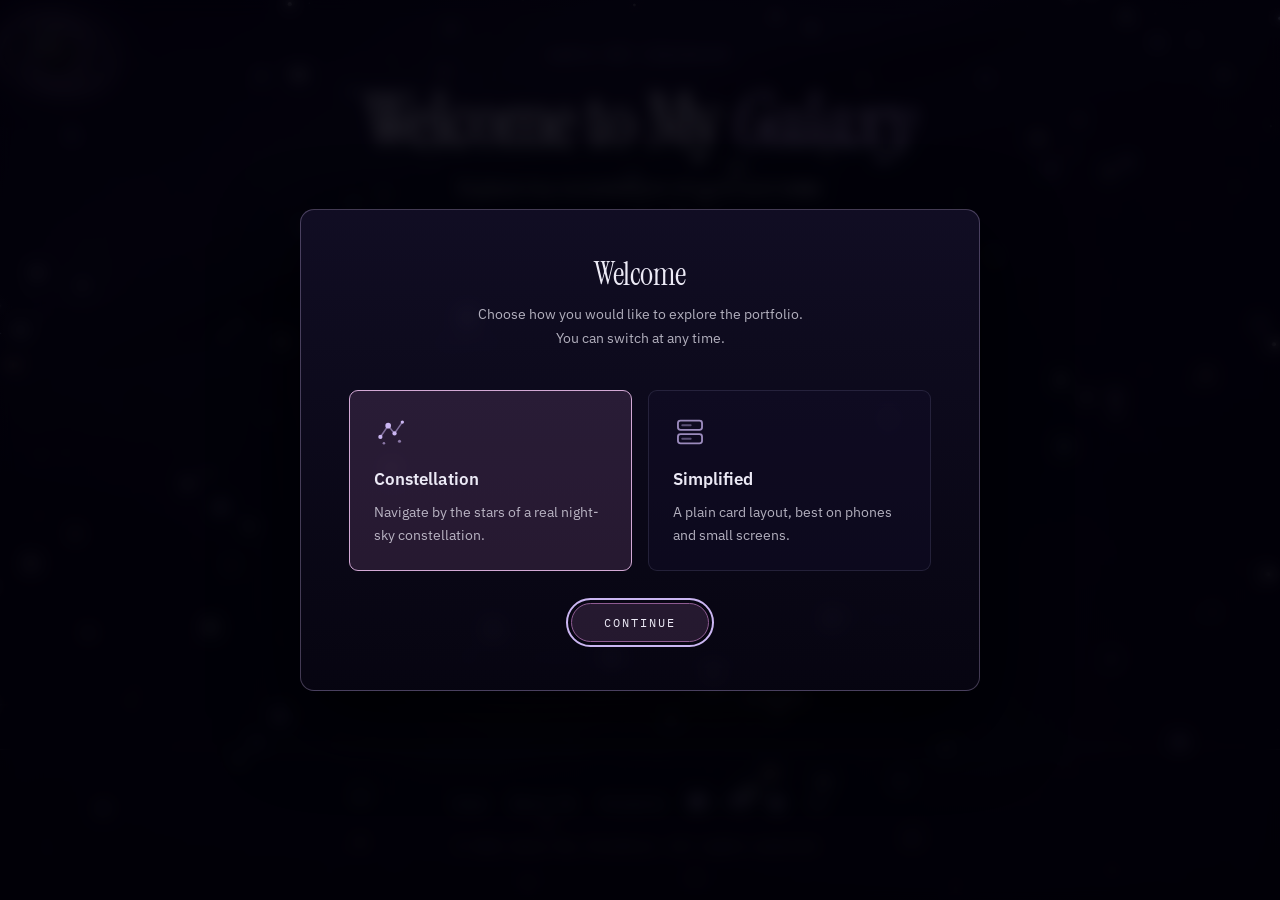
<file: index.html>
<!DOCTYPE html>
<html lang="en">
<head>
    <meta charset="UTF-8">
    <meta name="viewport" content="width=device-width, initial-scale=1.0">
    <title>Aarya Ray Chaudhuri</title>
    <meta name="description" content="Portfolio of Aarya Ray Chaudhuri, asoftware developer working in machine learning, full-stack web and IoT.">
    <link rel="preconnect" href="https://fonts.googleapis.com">
    <link rel="preconnect" href="https://fonts.gstatic.com" crossorigin>
    <link rel="stylesheet" href="https://fonts.googleapis.com/css2?family=IBM+Plex+Mono:wght@400;500&family=IBM+Plex+Sans:wght@400;500;600&family=Instrument+Serif:ital@0;1&display=swap">
    <link rel="stylesheet" href="https://cdnjs.cloudflare.com/ajax/libs/font-awesome/6.4.0/css/all.min.css">
    <link rel="stylesheet" href="css/styles.css">
    <link rel="stylesheet" href="css/view-selector.css">
</head>
<body class="page-with-stars home-page">
    <div class="stars-background"></div>
    <a href="index.html" class="black-hole-home" aria-label="Back to home"></a>

    <nav class="navbar">
        <div class="nav-content">
            <ul class="nav-links">
                <li><a href="about.html" class="nav-link">About Me</a></li>
                <li><a href="projects.html" class="nav-link">Projects</a></li>
                <li><a href="assets/cv.pdf" class="nav-link" target="_blank">CV</a></li>
            </ul>
        </div>
    </nav>

    <div id="simplifiedHomeContainer" style="display: none;">
        <div class="simplified-section">
            <div class="simplified-header">
                <p class="kicker">Aarya Ray Chaudhuri</p>
                <h1>Welcome to My Portfolio</h1>
                <p>Hi, I'm Aarya Ray Chaudhuri, a passionate software developer exploring the cosmos of technology</p>
            </div>

            <div class="simplified-cards">
                <a href="about.html" class="simplified-card-link">
                    <div class="simplified-card">
                        <h3>Who I Am</h3>
                        <p>A software developer with a keen interest in Machine Learning, AI, and full-stack development. I love turning ideas into reality through code.</p>
                    </div>
                </a>

                <a href="projects.html" class="simplified-card-link">
                    <div class="simplified-card">
                        <h3>My Work</h3>
                        <p>I've built IoT solutions for smart farming, developed full-stack applications, and explored machine learning applications in real-world scenarios.</p>
                    </div>
                </a>
            </div>

            <div class="simplified-footer-section">
                <h2>Let's Connect</h2>
                <div class="social-links">
                    <a href="https://www.linkedin.com/in/aarya-ray/" target="_blank" class="social-link">
                        <i class="fab fa-linkedin"></i> LinkedIn
                    </a>
                    <a href="https://github.com/aaryaray1" target="_blank" class="social-link">
                        <i class="fab fa-github"></i> GitHub
                    </a>
                    <a href="https://www.kaggle.com/aaryaraychaudhuri" target="_blank" class="social-link">
                        <i class="fab fa-kaggle"></i> Kaggle
                    </a>
                    <a href="assets/cv.pdf" target="_blank" class="social-link">
                        <i class="fas fa-file-pdf"></i> CV
                    </a>
                </div>
            </div>
        </div>
    </div>

    <div class="constellation-container">
        <div class="hero-text">
            <p class="kicker">Aarya Ray Chaudhuri</p>
            <h1>Welcome to My <em>Galaxy</em></h1>
            <p class="lede">Explore my constellation of work and ideas</p>
            <p class="sky-label" id="skyLabel"></p>
        </div>
        <svg id="constellationCanvas" viewBox="0 0 800 600" preserveAspectRatio="xMidYMid meet"></svg>
    </div>

    <footer class="footer">
        <div class="footer-links">
            <a href="index.html" class="footer-link">Home</a>
            <a href="about.html" class="footer-link">About Me</a>
            <a href="projects.html" class="footer-link">Projects</a>
            <a href="https://www.linkedin.com/in/aarya-ray/" class="footer-link" target="_blank" aria-label="LinkedIn"><i class="fab fa-linkedin"></i></a>
            <a href="https://github.com/aaryaray1" class="footer-link" target="_blank" aria-label="GitHub"><i class="fab fa-github"></i></a>
            <a href="https://www.kaggle.com/aaryaraychaudhuri" class="footer-link" target="_blank" aria-label="Kaggle"><i class="fab fa-kaggle"></i></a>
            <a href="assets/cv.pdf" class="footer-link" target="_blank">CV</a>
        </div>
        <p>&copy; 2026 Aarya Ray Chaudhuri. All rights reserved.</p>
    </footer>

    <script src="js/starfield.js"></script>
    <script src="js/constellations.js"></script>
    <script src="js/view-selector.js"></script>
    <script src="js/blackhole.js"></script>
    <script src="js/main.js"></script>
</body>
</html>
</file>
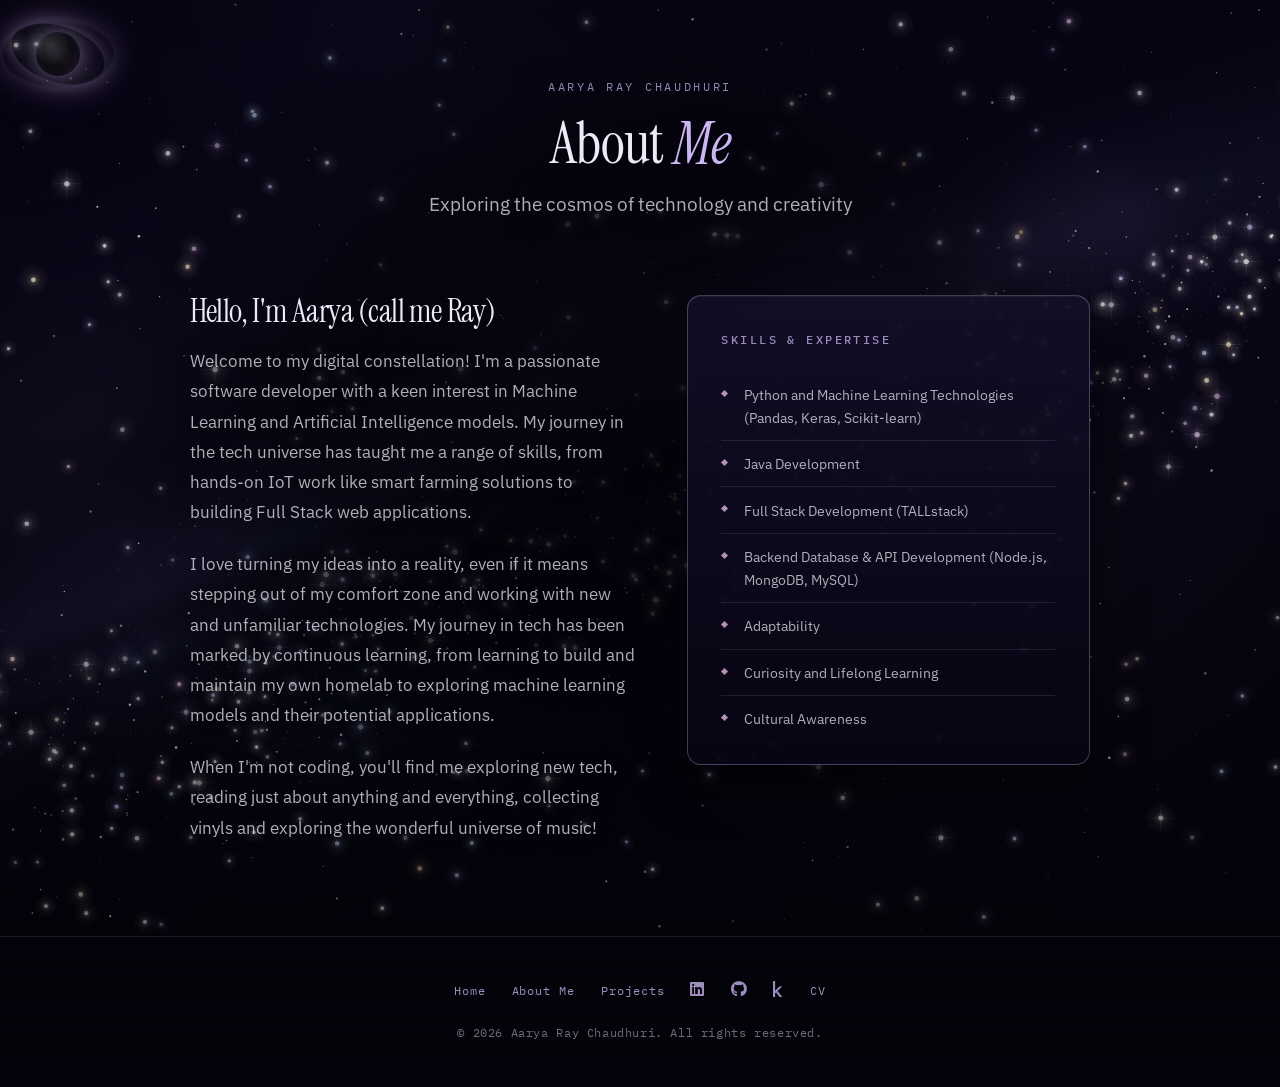
<file: about.html>
<!DOCTYPE html>
<html lang="en">
<head>
    <meta charset="UTF-8">
    <meta name="viewport" content="width=device-width, initial-scale=1.0">
    <title>About</title>
    <meta name="description" content="About Aarya Ray Chaudhuri.">
    <link rel="preconnect" href="https://fonts.googleapis.com">
    <link rel="preconnect" href="https://fonts.gstatic.com" crossorigin>
    <link rel="stylesheet" href="https://fonts.googleapis.com/css2?family=IBM+Plex+Mono:wght@400;500&family=IBM+Plex+Sans:wght@400;500;600&family=Instrument+Serif:ital@0;1&display=swap">
    <link rel="stylesheet" href="https://cdnjs.cloudflare.com/ajax/libs/font-awesome/6.4.0/css/all.min.css">
    <link rel="stylesheet" href="css/styles.css">
</head>
<body class="page-with-stars about-page">
    <div class="stars-background"></div>
    <a href="index.html" class="black-hole-home" aria-label="Back to home"></a>

    <nav class="navbar">
        <div class="nav-content">
            <ul class="nav-links">
                <li><a href="#" class="nav-link active">About Me</a></li>
                <li><a href="projects.html" class="nav-link">Projects</a></li>
                <li><a href="assets/cv.pdf" class="nav-link" target="_blank">CV</a></li>
            </ul>
        </div>
    </nav>

    <main class="about-container">
        <div class="about-header">
            <p class="kicker">Aarya Ray Chaudhuri</p>
            <h2>About <em>Me</em></h2>
            <p class="lede">Exploring the cosmos of technology and creativity</p>
        </div>

        <div class="about-content">
            <div class="about-text">
                <h3>Hello, I'm Aarya (call me Ray)</h3>
                <p>
                    Welcome to my digital constellation! I'm a passionate software developer with a keen interest in Machine Learning and Artificial Intelligence models. My journey in the tech universe has taught me a range of skills, from hands-on IoT work like smart farming solutions to building Full Stack web applications.
                </p>
                <p>
                    I love turning my ideas into a reality, even if it means stepping out of my comfort zone and working with new and unfamiliar technologies.
                    My journey in tech has been marked by continuous learning, from learning to build and maintain my own homelab to exploring machine learning models and their potential applications.
                </p>
                <p>
                    When I'm not coding, you'll find me exploring new tech,
                    reading just about anything and everything, collecting vinyls and
                    exploring the wonderful universe of music!
                </p>
            </div>

            <div class="skills-section">
                <h4>Skills &amp; Expertise</h4>
                <ul class="skills-list">
                    <li>Python and Machine Learning Technologies (Pandas, Keras, Scikit-learn)</li>
                    <li>Java Development</li>
                    <li>Full Stack Development (TALLstack)</li>
                    <li>Backend Database &amp; API Development (Node.js, MongoDB, MySQL)</li>
                    <li>Adaptability</li>
                    <li>Curiosity and Lifelong Learning</li>
                    <li>Cultural Awareness</li>
                </ul>
            </div>
        </div>
    </main>

    <footer class="footer">
        <div class="footer-links">
            <a href="index.html" class="footer-link">Home</a>
            <a href="about.html" class="footer-link">About Me</a>
            <a href="projects.html" class="footer-link">Projects</a>
            <a href="https://www.linkedin.com/in/aarya-ray/" class="footer-link" target="_blank" aria-label="LinkedIn"><i class="fab fa-linkedin"></i></a>
            <a href="https://github.com/aaryaray1" class="footer-link" target="_blank" aria-label="GitHub"><i class="fab fa-github"></i></a>
            <a href="https://www.kaggle.com/aaryaraychaudhuri" class="footer-link" target="_blank" aria-label="Kaggle"><i class="fab fa-kaggle"></i></a>
            <a href="assets/cv.pdf" class="footer-link" target="_blank">CV</a>
        </div>
        <p>&copy; 2026 Aarya Ray Chaudhuri. All rights reserved.</p>
    </footer>

    <script src="js/starfield.js"></script>
    <script src="js/main.js"></script>
</body>
</html>
</file>
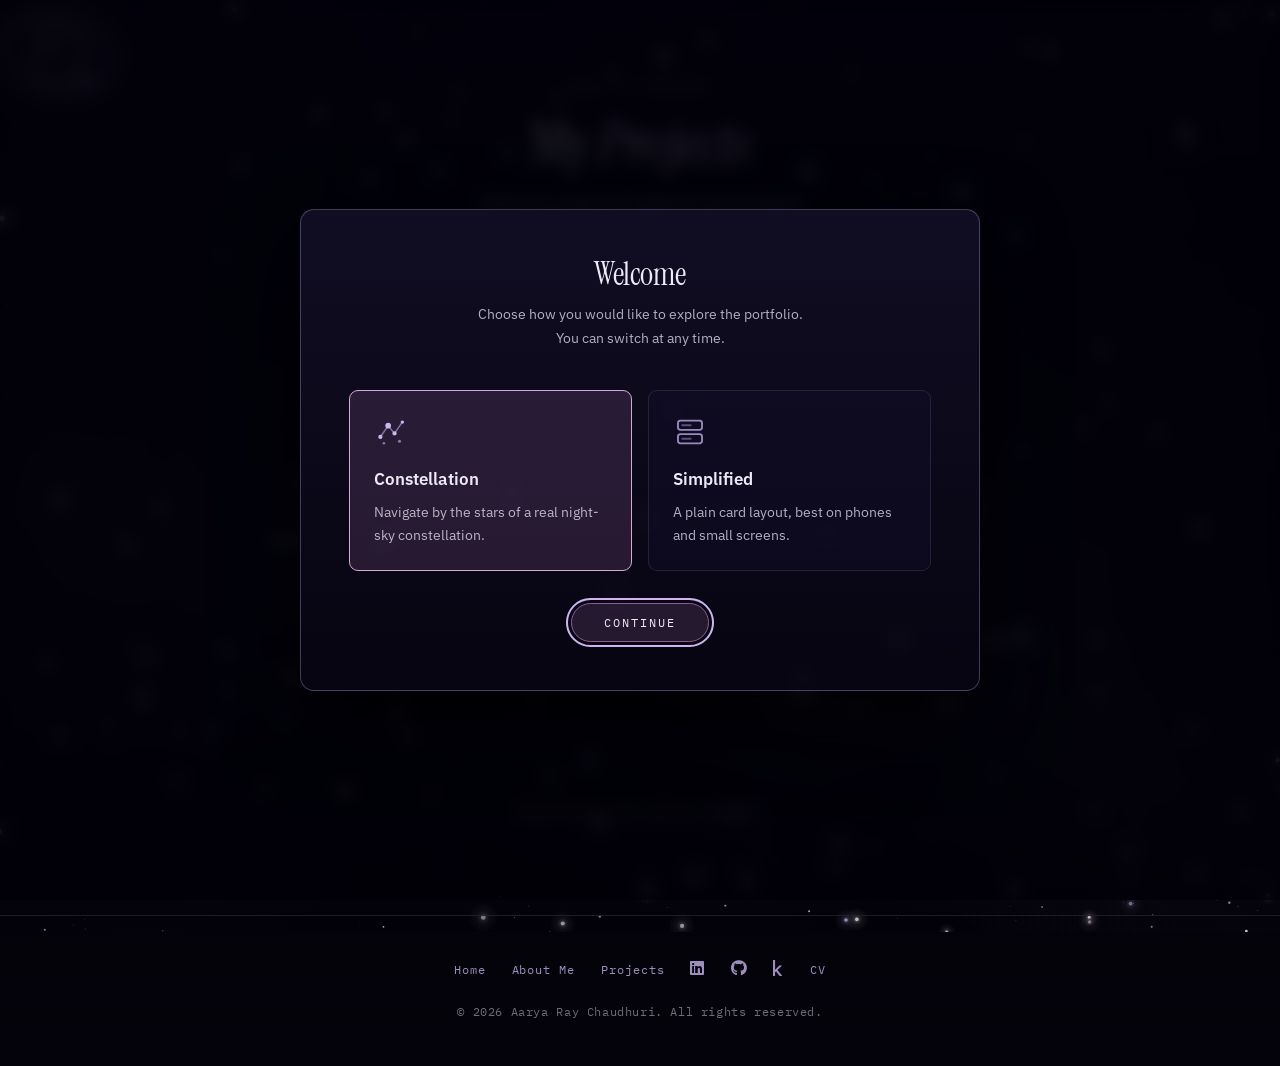
<file: projects.html>
<!DOCTYPE html>
<html lang="en">
<head>
    <meta charset="UTF-8">
    <meta name="viewport" content="width=device-width, initial-scale=1.0">
    <title>Projects</title>
    <meta name="description" content="Projects by Aarya Ray Chaudhuri, machine learning, full-stack web, IoT and homelab work.">
    <link rel="preconnect" href="https://fonts.googleapis.com">
    <link rel="preconnect" href="https://fonts.gstatic.com" crossorigin>
    <link rel="stylesheet" href="https://fonts.googleapis.com/css2?family=IBM+Plex+Mono:wght@400;500&family=IBM+Plex+Sans:wght@400;500;600&family=Instrument+Serif:ital@0;1&display=swap">
    <link rel="stylesheet" href="https://cdnjs.cloudflare.com/ajax/libs/font-awesome/6.4.0/css/all.min.css">
    <link rel="stylesheet" href="css/styles.css">
    <link rel="stylesheet" href="css/view-selector.css">
    <link rel="stylesheet" href="css/projects.css">
</head>
<body class="page-with-stars projects-page">
    <div class="stars-background"></div>
    <a href="index.html" class="black-hole-home" aria-label="Back to home"></a>

    <nav class="navbar">
        <div class="nav-content">
            <ul class="nav-links">
                <li><a href="about.html" class="nav-link">About Me</a></li>
                <li><a href="#" class="nav-link active">Projects</a></li>
                <li><a href="assets/cv.pdf" class="nav-link" target="_blank">CV</a></li>
            </ul>
        </div>
    </nav>

    <main class="projects-container">
        <div class="projects-header">
            <p class="kicker">2024 to Present</p>
            <h2>My <em>Projects</em></h2>
            <p class="lede" id="projectsSubtitle">Click on a star to explore each project</p>
        </div>

        <div class="constellation-view">
            <svg id="projectsConstellation" viewBox="0 0 800 600" preserveAspectRatio="xMidYMid meet"></svg>
            <p class="sky-label" id="skyLabel"></p>
        </div>

        <div class="projects-grid" style="display: none;">
            <div class="project-card" id="captain-alex">
                <div class="project-header">
                    <h3>Captain Alex</h3>
                    <span class="project-year">2026</span>
                </div>
                <p class="project-description">
                    (Skills 2) Built during Thomas More Professional Week, Captain Alex is an IoT powered product meant to help farmers in East Africa against the many issues they face, like pests, unpredictable weather and soil conditions. In our team, I worked on the regression model that factored in soil conditions in East Africa, live weather data from OpenMeteo to give farmers a daily report on their farm via SMS messages, alongside dynamic advice on how to maximize their yield based on the state of the farm and weather.
                </p>
                <div class="project-tech">
                    <span class="tech-tag">Pandas</span>
                    <span class="tech-tag">Scikit-learn</span>
                    <span class="tech-tag">IoT</span>
                </div>
                <a href="https://github.com/PJUytterhoeven/CaptainAlex" class="project-github" target="_blank"><i class="fab fa-github"></i></a>
            </div>

            <div class="project-card" id="portfolio-website">
                <div class="project-header">
                    <h3>Portfolio Website</h3>
                    <span class="project-year">2026</span>
                </div>
                <p class="project-description">
                    This very website! A galactic-themed portfolio with randomized constellations for navigation.
                    Built to showcase both technical and creative skills.
                </p>
                <div class="project-tech">
                    <span class="tech-tag">HTML</span>
                    <span class="tech-tag">CSS</span>
                    <span class="tech-tag">JavaScript</span>
                    <span class="tech-tag">SVG</span>
                </div>
                <a href="#" class="project-github" target="_blank"><i class="fab fa-github"></i></a>
            </div>

            <div class="project-card" id="homelab">
                <div class="project-header">
                    <h3>Homelab</h3>
                    <span class="project-year">Ongoing</span>
                </div>
                <p class="project-description">
                    Exploring IoT solutions and smart systems through homelab experimentation. Currently it is a set up of 2 laptops and a Raspberry Pi 4, hosting a music server (Jellyfin), a Minecraft server, and a cloud storage for my photos and videos. Future plans include a smart home hub for climate control and lights, home security and a router for it's own network.
                </p>
                <div class="project-tech">
                    <span class="tech-tag">IoT</span>
                    <span class="tech-tag">Python</span>
                    <span class="tech-tag">Networking</span>
                    <span class="tech-tag">Automation</span>
                </div>
            </div>

            <div class="project-card" id="machine-learning">
                <div class="project-header">
                    <h3>Machine Learning</h3>
                    <span class="project-year">Ongoing</span>
                </div>
                <p class="project-description">
                    From working with AILabs (based in Kolkata) to build ML models for Diabetes prediction, regression model to predicy earthquakes during Cisco Career Exploration 2023.
                </p>
                <div class="project-tech">
                    <span class="tech-tag">Python</span>
                    <span class="tech-tag">Pandas</span>
                    <span class="tech-tag">PyTorch</span>
                    <span class="tech-tag">Sci-Kit Learn</span>
                    <span class="tech-tag">NumPy</span>
                </div>
            </div>

            <div class="project-card" id="good-times">
                <div class="project-header">
                    <h3>Good Times Music Blog</h3>
                    <span class="project-year">2025</span>
                </div>
                <p class="project-description">
                    (Web Development) Using the TALLstack, I built a music blog to share my thoughts on albums, artists, and the music industry. It features user authentication, a randomized page home page layout that's still easy to navigate, and a clean, modern design. It's a passion project that combines my love for music and web development.
                </p>
                <div class="project-tech">
                    <span class="tech-tag">Tailwind CSS</span>
                    <span class="tech-tag">Alpine.js</span>
                    <span class="tech-tag">Laravel</span>
                    <span class="tech-tag">Livewire</span>
                </div>
                <a href="https://github.com/aaryaray1/goodtimes" class="project-github" target="_blank"><i class="fab fa-github"></i></a>
            </div>

            <div class="project-card" id="speeds7ers">
                <div class="project-header">
                    <h3>Speeds7ers</h3>
                    <span class="project-year">2024</span>
                </div>
                <p class="project-description">
                    Built during a Thomas More hackathon for games involving Artificial Intelligence, Speeds7ers is a Tron-inspired game with multiple difficulties where you face off against a self-learning AI opponent powered using a DeepQ learning algorithm that learns from your gameplay patterns and adapts its strategy.
                </p>
                <div class="project-tech">
                    <span class="tech-tag">Keras</span>
                    <span class="tech-tag">PyTorch</span>
                    <span class="tech-tag">PyGame</span>
                </div>
                <a href="https://github.com/aaryaray1/speeds7ers" class="project-github" target="_blank"><i class="fab fa-github"></i></a>
            </div>

            <div class="project-card" id="scout-agent-search">
                <div class="project-header">
                    <h3>Scout Agent Search</h3>
                    <span class="project-year">Ongoing</span>
                </div>
                <p class="project-description">
                    Scout is an open-source project I started after making my first OpenClaw agent. Initially I faced some difficulties pulling data from web sources, and after looking into it I realized that the way agents pull data from the web is optimized for human readability, but not for AI Consumption. As a result, I started building Scout, a "search engine" for OpenClaw models to pull data in recognizable JSON formats and produce more accurate and efficient results for users. Check back later for more progress!
                </p>
                <div class="project-tech">
                    <span class="tech-tag">NumPy</span>
                    <span class="tech-tag">Pydantic</span>
                    <span class="tech-tag">OpenClaw</span>
                    <span class="tech-tag">FastAPI</span>
                </div>
                <a href="https://github.com/aaryaray1/scout-agent-search" class="project-github" target="_blank"><i class="fab fa-github"></i></a>
            </div>

            <div class="project-card" id="grow-kasterlee">
                <div class="project-header">
                    <h3>Grow Kasterlee</h3>
                    <span class="project-year">2025</span>
                </div>
                <p class="project-description">
                    (Skills 2) For the first semester of our second year at Thomas More, we had to work on a project for a real company, in our case a gym in Kasterlee. We built a functioning web application from the ground up, from designing the database structure and use cases in StarUML, designing the UI/UX in Figma, and building the frontend and backend using the TALLstack. The application features a class schedule, booking system, event management, and user profiles.
                </p>
                <div class="project-tech">
                    <span class="tech-tag">Tailwind CSS</span>
                    <span class="tech-tag">Alpine.js</span>
                    <span class="tech-tag">Livewire</span>
                    <span class="tech-tag">Laravel</span>
                    <span class="tech-tag">StarUML</span>
                    <span class="tech-tag">Figma</span>
                </div>
            </div>

            <div class="project-card" id="the-andersons">
                <div class="project-header">
                    <h3>The Andersons</h3>
                    <span class="project-year">2026</span>
                </div>
                <p class="project-description">
                    (Skills 2) In the second semester of our second year at Thomas More, we had to work on a project for a real company, in our case a care home. Similar to Grow Kasterlee, we built a functioning web application from the ground up, however this time we were given the database structure and use cases, along with a Figma design. We built the application using the TALLstack, and it features a resident management system, scheduling, event management, and user profiles for both staff and residents.
                </p>
                <div class="project-tech">
                    <span class="tech-tag">Tailwind CSS</span>
                    <span class="tech-tag">Alpine.js</span>
                    <span class="tech-tag">Livewire</span>
                    <span class="tech-tag">Laravel</span>
                </div>
            </div>
        </div>
    </main>

    <footer class="footer">
        <div class="footer-links">
            <a href="index.html" class="footer-link">Home</a>
            <a href="about.html" class="footer-link">About Me</a>
            <a href="projects.html" class="footer-link">Projects</a>
            <a href="https://www.linkedin.com/in/aarya-ray/" class="footer-link" target="_blank" aria-label="LinkedIn"><i class="fab fa-linkedin"></i></a>
            <a href="https://github.com/aaryaray1" class="footer-link" target="_blank" aria-label="GitHub"><i class="fab fa-github"></i></a>
            <a href="https://www.kaggle.com/aaryaraychaudhuri" class="footer-link" target="_blank" aria-label="Kaggle"><i class="fab fa-kaggle"></i></a>
            <a href="assets/cv.pdf" class="footer-link" target="_blank">CV</a>
        </div>
        <p>&copy; 2026 Aarya Ray Chaudhuri. All rights reserved.</p>
    </footer>

    <script src="js/starfield.js"></script>
    <script src="js/constellations.js"></script>
    <script src="js/blackhole.js"></script>
    <script src="js/main.js"></script>
    <script src="js/view-selector.js"></script>
    <script src="js/projects.js"></script>
</body>
</html>
</file>
<file: css/styles.css>
/* Base layer: design tokens, typography, the night sky, page furniture. */

:root {
    /* --- Palette -------------------------------------------------------- */
    --violet-100: #DCD9FA;
    --violet-200: #C2BFF0;
    --violet-400: #9D4EDD;
    --violet-600: #6A47AA;

    /* Lavender and mauve are the accent voice: small marks, captions, the colour inside a glow. */
    --lavender:   #CBB6F2;
    --mauve:      #D3A9D6;
    --mauve-deep: #8E5B92;

    --ink:    #ECEAF6;
    --ink-2:  rgba(236, 234, 246, 0.74);
    --ink-3:  rgba(236, 234, 246, 0.46);

    --void:     #04030A;
    --surface:  linear-gradient(180deg, rgba(19, 15, 40, 0.76), rgba(8, 6, 20, 0.84));
    --surface-solid: linear-gradient(180deg, rgba(19, 15, 40, 0.88), rgba(7, 5, 18, 0.92));
    --hairline:   rgba(194, 191, 240, 0.13);
    --hairline-2: rgba(206, 182, 236, 0.30);

    /* Aliases kept so older selectors and any inline usage stay valid. */
    --light-purple: var(--violet-200);
    --deep-purple:  var(--violet-600);
    --accent:       var(--violet-400);
    --text-color:   var(--ink);
    --dark-bg:      var(--void);

    /* --- Type ----------------------------------------------------------- */
    --font-display: 'Instrument Serif', 'Iowan Old Style', Georgia, 'Times New Roman', serif;
    --font-sans: 'IBM Plex Sans', 'Segoe UI', system-ui, -apple-system, sans-serif;
    --font-mono: 'IBM Plex Mono', ui-monospace, SFMono-Regular, Menlo, Consolas, monospace;

    /* Fluid scale - one source of truth for every size on the site. */
    --t-micro: clamp(0.68rem, 0.65rem + 0.14vw, 0.76rem);
    --t-small: clamp(0.82rem, 0.79rem + 0.16vw, 0.9rem);
    --t-body:  clamp(0.95rem, 0.92rem + 0.2vw, 1.05rem);
    --t-lede:  clamp(1.02rem, 0.96rem + 0.35vw, 1.2rem);
    --t-h4:    clamp(1.05rem, 1rem + 0.3vw, 1.2rem);
    --t-h3:    clamp(1.5rem, 1.25rem + 1vw, 2rem);
    --t-h2:    clamp(2.2rem, 1.6rem + 2.6vw, 3.6rem);
    --t-h1:    clamp(2.5rem, 1.6rem + 3.8vw, 4.75rem);

    /* --- Space & shape --------------------------------------------------- */
    --gutter: clamp(1.25rem, 4vw, 2.5rem);
    --block:  clamp(2.5rem, 6vw, 5rem);
    --radius: 14px;
    --radius-sm: 9px;
    --radius-pill: 999px;

    --ease: cubic-bezier(0.22, 0.61, 0.36, 1);
    --shadow: 0 20px 50px rgba(0, 0, 0, 0.5);

    /* Resting position of the black hole, shared with the transition keyframes. */
    --bh-top: 2rem;
    --bh-left: 2.25rem;
}

*,
*::before,
*::after {
    margin: 0;
    padding: 0;
    box-sizing: border-box;
}

html {
    height: 100%;
    -webkit-text-size-adjust: 100%;
    scroll-behavior: smooth;
}

body {
    min-height: 100%;
    display: flex;
    flex-direction: column;
    background-color: var(--void);
    color: var(--ink);
    font-family: var(--font-sans);
    font-size: var(--t-body);
    line-height: 1.65;
    font-weight: 400;
    overflow-x: hidden;
    position: relative;
    -webkit-font-smoothing: antialiased;
    text-rendering: optimizeLegibility;
}

img,
svg {
    display: block;
    max-width: 100%;
}

a {
    color: inherit;
}

::selection {
    background: rgba(142, 91, 146, 0.5);
    color: #fff;
}

:focus-visible {
    outline: 2px solid var(--lavender);
    outline-offset: 3px;
    border-radius: 4px;
}

/* Typography primitives */

h1, h2, h3 {
    font-family: var(--font-display);
    font-weight: 400;
    line-height: 1.04;
    letter-spacing: -0.015em;
    color: var(--ink);
}

h1 em, h2 em, h3 em {
    font-style: italic;
    color: var(--lavender);
}

h4 {
    font-family: var(--font-sans);
    font-weight: 600;
    font-size: var(--t-h4);
    letter-spacing: -0.005em;
}

/* Small mono line above a heading: captions, years, tech tags, footer text. */
.kicker {
    font-family: var(--font-mono);
    font-size: var(--t-micro);
    font-weight: 400;
    letter-spacing: 0.22em;
    text-transform: uppercase;
    color: var(--lavender);
    opacity: 0.72;
    margin-bottom: 1.1rem;
}

.lede {
    font-size: var(--t-lede);
    color: var(--ink-2);
    line-height: 1.55;
    max-width: 46ch;
}

/* The sky: two canvases from js/starfield.js, plus a veil that keeps text legible. */

.stars-background {
    position: fixed;
    /* Bled past the viewport so the pointer parallax never exposes an edge. */
    inset: -32px;
    z-index: 0;
    pointer-events: none;
    /* Fallback tint for the moment before the canvas paints (or without JS). */
    background:
        radial-gradient(ellipse 120% 70% at 50% -5%, #0C0922 0%, transparent 62%),
        var(--void);
    will-change: transform;
}

.stars-background canvas {
    position: absolute;
    inset: 0;
    width: 100%;
    height: 100%;
}

.sky-veil {
    position: absolute;
    inset: 0;
    pointer-events: none;
}

/* Home: a gentle hollow behind the hero so the constellation reads first. */
.home-page .sky-veil {
    background: radial-gradient(ellipse 60% 42% at 50% 34%, rgba(4, 3, 10, 0.62), transparent 74%);
}

.projects-page .sky-veil {
    background: radial-gradient(ellipse 62% 46% at 50% 40%, rgba(4, 3, 10, 0.6), transparent 78%);
}

/* About: the veil is sized to the reading column, so the sky stays bright at the edges. */
.about-page .sky-veil {
    background:
        radial-gradient(ellipse 660px 58% at 50% 46%,
            rgba(3, 2, 9, 0.88) 0%,
            rgba(3, 2, 9, 0.66) 48%,
            rgba(3, 2, 9, 0) 82%),
        linear-gradient(180deg, rgba(3, 2, 9, 0.42), rgba(3, 2, 9, 0.1) 32%, rgba(3, 2, 9, 0.5));
}

/* On a phone the veil covers everything, so it eases off and text-shadow carries the contrast. */
@media (max-width: 768px) {
    .about-page .sky-veil {
        background:
            radial-gradient(ellipse 90% 46% at 50% 46%,
                rgba(3, 2, 9, 0.72) 0%,
                rgba(3, 2, 9, 0.5) 55%,
                rgba(3, 2, 9, 0) 88%),
            linear-gradient(180deg, rgba(3, 2, 9, 0.32), rgba(3, 2, 9, 0.08) 32%, rgba(3, 2, 9, 0.4));
    }
}

/* Black hole: the home control */

.black-hole-home {
    position: fixed;
    top: var(--bh-top);
    left: var(--bh-left);
    width: 44px;
    height: 44px;
    border-radius: 50%;
    background:
        radial-gradient(circle at 32% 30%, rgba(255, 255, 255, 0.16), transparent 46%),
        radial-gradient(circle at 50% 50%, #0a0a12 0%, #000 46%, transparent 70%),
        radial-gradient(circle at 50% 50%, rgba(178, 106, 186, 0.34) 0%, transparent 56%);
    box-shadow: 0 0 22px rgba(206, 182, 236, 0.55), 0 0 46px rgba(0, 0, 0, 1);
    z-index: 80;
    cursor: pointer;
    opacity: 0.92;
    transition: opacity 0.4s var(--ease), box-shadow 0.4s var(--ease);
    transform-origin: center;
}

.black-hole-home:hover {
    opacity: 1;
    box-shadow: 0 0 28px rgba(211, 169, 214, 0.8), 0 0 60px rgba(157, 78, 221, 0.4);
}

/* Accretion disc */
.black-hole-home::before {
    content: '';
    position: absolute;
    top: 50%;
    left: 50%;
    width: 96px;
    height: 56px;
    transform: translate(-50%, -50%) rotate(18deg);
    border-radius: 50%;
    background:
        radial-gradient(circle at 30% 40%, rgba(255, 255, 255, 0.08), transparent 56%),
        radial-gradient(circle at 70% 60%, rgba(211, 169, 214, 0.17), transparent 66%);
    box-shadow: 0 0 18px rgba(203, 182, 242, 0.5), 0 0 34px rgba(142, 91, 146, 0.5);
    opacity: 0.6;
    pointer-events: none;
    animation: accretionSpin 24s linear infinite;
}

.black-hole-home::after {
    content: '';
    position: absolute;
    top: 50%;
    left: 50%;
    width: 114px;
    height: 68px;
    transform: translate(-50%, -50%);
    border-radius: 50%;
    border: 1px solid rgba(206, 182, 236, 0.38);
    box-shadow: 0 0 22px rgba(206, 182, 236, 0.35), 0 0 56px rgba(160, 96, 168, 0.42);
    opacity: 0.36;
    filter: blur(1px);
    mix-blend-mode: screen;
    pointer-events: none;
    animation: accretionHalo 34s linear infinite;
}

@keyframes accretionSpin {
    to { transform: translate(-50%, -50%) rotate(378deg); }
}

@keyframes accretionHalo {
    0%   { transform: translate(-50%, -50%) scale(1) rotate(0deg); opacity: 0.32; }
    50%  { transform: translate(-50%, -50%) scale(1.04) rotate(-180deg); opacity: 0.5; }
    100% { transform: translate(-50%, -50%) scale(1) rotate(-360deg); opacity: 0.32; }
}

/* Page transition. js/blackhole.js drives the spiral; this is the hole's own reaction. */

.page-sucked {
    overflow: hidden;
    cursor: default;
}

.page-sucked a,
.page-sucked button {
    pointer-events: none;
}

/* The containers clip by design; nothing on its way out should be cut off. */
.page-sucked .constellation-container {
    overflow: visible;
}

/* Nothing left to protect, and it would sit still over a sky that is turning. */
.page-sucked .sky-veil {
    opacity: 0;
    transition: opacity 0.45s linear;
}

/* The rule and the wash over the footer belong to a box that is not falling. */
.page-sucked .footer {
    border-top-color: transparent;
    background-image: none;
}

.page-sucked .black-hole-home {
    z-index: 85;
    animation: blackHoleFeeds 1.45s cubic-bezier(0.45, 0, 0.72, 0.45) forwards;
}

/* The disc spins up as it swallows the page. */
.page-sucked .black-hole-home::before {
    animation-duration: 0.9s;
}

.page-sucked .black-hole-home::after {
    animation-duration: 1.4s;
}

@keyframes blackHoleFeeds {
    0% {
        transform: scale(1);
        box-shadow: 0 0 22px rgba(206, 182, 236, 0.55), 0 0 46px rgba(0, 0, 0, 1);
    }
    50% {
        transform: scale(1.4);
        box-shadow: 0 0 46px rgba(211, 169, 214, 0.85), 0 0 96px rgba(157, 78, 221, 0.55);
    }
    86% {
        transform: scale(2.35);
        box-shadow: 0 0 54px rgba(226, 209, 255, 0.95), 0 0 126px rgba(157, 78, 221, 0.75);
    }
    100% {
        transform: scale(2.05);
        box-shadow: 0 0 40px rgba(226, 209, 255, 0.85), 0 0 96px rgba(157, 78, 221, 0.55);
    }
}

/* One wedge of light per stream, hinged on the --bh-axis that js/blackhole.js sets. */
.bh-vortex {
    position: fixed;
    inset: 0;
    z-index: 70;
    pointer-events: none;
    opacity: 0;
    mix-blend-mode: screen;
    /* Blurred hard, so the conic gradient's radial edges read as haze, not searchlights. */
    filter: blur(30px);
    /* The arm that falls under the hole: the half turning away from the plane. */
    background: conic-gradient(from var(--bh-axis, 0deg) at var(--bh-x) var(--bh-y),
        rgba(206, 182, 236, 0) 0deg,
        rgba(214, 194, 248, 0.26) 46deg,
        rgba(157, 78, 221, 0.09) 118deg,
        rgba(206, 182, 236, 0) 178deg,
        rgba(206, 182, 236, 0) 360deg);
    -webkit-mask-image: radial-gradient(circle 62vmax at var(--bh-x) var(--bh-y),
        rgba(0, 0, 0, 0) 0%, rgba(0, 0, 0, 1) 14%, rgba(0, 0, 0, 0) 78%);
    mask-image: radial-gradient(circle 62vmax at var(--bh-x) var(--bh-y),
        rgba(0, 0, 0, 0) 0%, rgba(0, 0, 0, 1) 14%, rgba(0, 0, 0, 0) 78%);
}

/* The arm that rides up over it. Dimmer, so the two never read as symmetry. */
.bh-vortex--over {
    background: conic-gradient(from var(--bh-axis, 0deg) at var(--bh-x) var(--bh-y),
        rgba(206, 182, 236, 0) 0deg,
        rgba(206, 182, 236, 0) 182deg,
        rgba(190, 122, 200, 0.24) 246deg,
        rgba(206, 182, 236, 0.08) 316deg,
        rgba(206, 182, 236, 0) 360deg);
}

/* Light stops escaping anywhere but the core. */
.bh-collapse {
    position: fixed;
    inset: 0;
    z-index: 88;
    pointer-events: none;
    opacity: 0;
    background:
        radial-gradient(circle 108px at var(--bh-x) var(--bh-y),
            rgba(2, 1, 7, 1) 0%,
            rgba(2, 1, 7, 1) 33%,
            rgba(236, 226, 255, 0.85) 48%,
            rgba(150, 85, 205, 0.4) 68%,
            rgba(3, 2, 9, 0) 100%),
        radial-gradient(circle 120vmax at var(--bh-x) var(--bh-y),
            rgba(3, 2, 9, 0) 0%,
            rgba(3, 2, 9, 0.45) 42%,
            rgba(3, 2, 9, 1) 88%);
}

/* Navigation is hidden by design; the constellation is the navigation. */

.navbar {
    display: none;
}

/* Home: hero and constellation */

.constellation-container {
    position: relative;
    z-index: 50;
    /* Fills what the footer leaves, keeping the home page to one uncropped screen. */
    flex: 1;
    min-height: 26rem;
    display: flex;
    flex-direction: column;
    justify-content: center;
    align-items: center;
    gap: clamp(1rem, 2.5vh, 2rem);
    /* Tighter than --block: every pixel not spent on padding goes to the constellation. */
    padding: clamp(2.25rem, 5vh, 3.25rem) var(--gutter) clamp(1.25rem, 3vh, 2rem);
    text-align: center;
    overflow: hidden;
}

.hero-text {
    max-width: 46rem;
    animation: riseIn 0.9s var(--ease) both;
}

.hero-text h1 {
    font-size: var(--t-h1);
    margin-bottom: 0.85rem;
}

.hero-text .lede {
    margin: 0 auto;
    color: var(--ink-2);
}

/* Caption naming the real constellation currently on screen */
.sky-label {
    margin-top: 1.4rem;
    font-family: var(--font-mono);
    font-size: var(--t-micro);
    letter-spacing: 0.2em;
    text-transform: uppercase;
    color: var(--mauve);
    opacity: 0;
    min-height: 1.2em;
    transition: opacity 1.1s var(--ease);
}

.sky-label.visible {
    /* Brighter than the violet it replaced, so the caption keeps the same read weight. */
    opacity: 0.72;
}

/* preserveAspectRatio="xMidYMid meet" means a definite height is what sizes the constellation. */
#constellationCanvas,
#projectsConstellation {
    width: 100%;
    /* flex-basis 0 rather than the SVG's aspect ratio, so space decides the height, not the viewBox. */
    flex: 1 1 0;
    min-height: 13rem;
    /* Static glow: animating a drop-shadow here re-rasterises the whole subtree every frame. */
    filter: drop-shadow(0 0 40px rgba(206, 182, 236, 0.42)) drop-shadow(0 0 90px rgba(168, 96, 190, 0.28));
    animation: riseIn 1.1s var(--ease) 0.15s both;
}

/* --- Constellation SVG ------------------------------------------------- */

#constellationCanvas line,
#projectsConstellation line {
    stroke: var(--violet-200);
    stroke-width: 1.25;
    opacity: 0.32;
    animation: pulseLines 4.5s ease-in-out infinite;
}

@keyframes pulseLines {
    0%, 100% { opacity: 0.24; }
    50%      { opacity: 0.46; }
}

/* The visible star. The pointer target is a separate, larger, invisible circle on top. */
.constellation-star {
    fill: #F4F0FF;
    pointer-events: none;
    transition: fill 0.35s var(--ease), filter 0.35s var(--ease);
    animation: twinkleStar 4.5s ease-in-out infinite;
    /* White core, lavender close in, mauve furthest out, as the meteor tails run. */
    filter: drop-shadow(0 0 5px rgba(230, 226, 255, 0.95))
            drop-shadow(0 0 14px rgba(203, 182, 242, 0.6))
            drop-shadow(0 0 26px rgba(160, 96, 168, 0.5));
    transform-box: fill-box;
    transform-origin: center;
}

.constellation-hit {
    fill: transparent;
    cursor: pointer;
}

.star-group:hover .constellation-star {
    fill: #fff;
    filter: drop-shadow(0 0 10px rgba(255, 255, 255, 0.95))
            drop-shadow(0 0 26px rgba(211, 169, 214, 0.85))
            drop-shadow(0 0 48px rgba(157, 78, 221, 0.7));
}

/* Real stars that complete the shape but carry no link - dim, non-interactive. */
.constellation-star-decorative {
    fill: rgba(216, 202, 246, 0.5);
    animation: none;
    filter: drop-shadow(0 0 4px rgba(203, 182, 242, 0.45));
    /* No hit target of their own, so they take pointer events directly for the hover name. */
    pointer-events: auto;
    cursor: default;
}

/* Twinkle via transform and opacity; the SVG `r` attribute would force layout every frame. */
@keyframes twinkleStar {
    0%, 100% { opacity: 0.72; transform: scale(1); }
    50%      { opacity: 1;    transform: scale(1.06); }
}

.constellation-label {
    font-family: var(--font-sans);
    /* js/constellations.js sets size and text-anchor; declaring them here would override it. */
    font-weight: 500;
    letter-spacing: 0.01em;
    fill: var(--lavender);
    pointer-events: none;
    opacity: 0.72;
    transition: opacity 0.3s var(--ease), fill 0.3s var(--ease);
}

.constellation-label.visible,
.star-group:hover .constellation-label {
    opacity: 1;
    fill: #fff;
}

/* About */

.about-container {
    max-width: 980px;
    width: 100%;
    margin: 0 auto;
    padding: var(--block) var(--gutter) calc(var(--block) + 1rem);
    position: relative;
    z-index: 50;
    flex: 1;
}

.about-header {
    text-align: center;
    margin-bottom: var(--block);
    animation: riseIn 0.8s var(--ease) both;
}

.about-header h2 {
    font-size: var(--t-h2);
    margin-bottom: 0.9rem;
}

.about-header .lede {
    margin: 0 auto;
}

.about-content {
    display: grid;
    grid-template-columns: 1.05fr 0.95fr;
    gap: clamp(2rem, 4vw, 3.25rem);
    align-items: start;
    animation: riseIn 0.9s var(--ease) 0.1s both;
}

.about-text h3 {
    font-size: var(--t-h3);
    margin-bottom: 1.1rem;
}

.about-text p {
    color: var(--ink-2);
    line-height: 1.8;
    margin-bottom: 1.35rem;
    /* Keeps body copy crisp where a bright patch of Milky Way shows through the veil. */
    text-shadow: 0 1px 16px rgba(2, 1, 8, 0.95);
}

.about-text p:last-child {
    margin-bottom: 0;
}

.skills-section {
    position: relative;
    padding: clamp(1.5rem, 3vw, 2.1rem);
    border-radius: var(--radius);
    border: 1px solid var(--hairline-2);
    /* Near-opaque on purpose: this box sits over the densest part of the sky. */
    background: var(--surface-solid);
    backdrop-filter: blur(14px) saturate(125%);
    -webkit-backdrop-filter: blur(14px) saturate(125%);
    box-shadow: var(--shadow), inset 0 1px 0 rgba(255, 255, 255, 0.06);
}

.skills-section h4 {
    font-family: var(--font-mono);
    font-size: var(--t-micro);
    font-weight: 500;
    letter-spacing: 0.2em;
    text-transform: uppercase;
    color: var(--lavender);
    opacity: 0.75;
    margin-bottom: 1.35rem;
}

.skills-list {
    list-style: none;
}

.skills-list li {
    position: relative;
    padding: 0.7rem 0 0.7rem 1.4rem;
    border-bottom: 1px solid var(--hairline);
    color: var(--ink-2);
    font-size: var(--t-small);
    line-height: 1.6;
    transition: color 0.3s var(--ease), padding-left 0.3s var(--ease);
}

.skills-list li:last-child {
    border-bottom: none;
    padding-bottom: 0;
}

.skills-list li::before {
    content: '';
    position: absolute;
    left: 1px;
    top: 1.32em;
    width: 5px;
    height: 5px;
    background: var(--mauve);
    transform: rotate(45deg);
    opacity: 0.85;
    transition: background 0.3s var(--ease);
}

.skills-list li:hover {
    color: var(--ink);
    padding-left: 1.7rem;
}

.skills-list li:hover::before {
    background: var(--lavender);
    box-shadow: 0 0 8px rgba(211, 169, 214, 0.7);
}

/* Footer */

.footer {
    position: relative;
    z-index: 50;
    flex-shrink: 0;
    padding: clamp(2rem, 4vw, 2.75rem) var(--gutter);
    text-align: center;
    border-top: 1px solid var(--hairline);
    background: linear-gradient(180deg, rgba(4, 3, 10, 0), rgba(4, 3, 10, 0.82));
    color: var(--ink-3);
    font-family: var(--font-mono);
    font-size: var(--t-micro);
    letter-spacing: 0.05em;
}

.footer-links {
    display: flex;
    justify-content: center;
    align-items: center;
    flex-wrap: wrap;
    gap: 1.6rem;
    margin-bottom: 1.4rem;
}

.footer-link {
    color: var(--lavender);
    text-decoration: none;
    opacity: 0.78;
    letter-spacing: 0.08em;
    transition: opacity 0.25s var(--ease), color 0.25s var(--ease);
}

.footer-link:hover {
    opacity: 1;
    color: #fff;
}

.footer-link i {
    font-size: 1rem;
}

/* Simplified view */

#simplifiedHomeContainer {
    position: relative;
    z-index: 50;
    flex: 1;
    width: 100%;
    padding: calc(var(--block) + 1rem) var(--gutter) var(--block);
}

.simplified-section {
    max-width: 1080px;
    margin: 0 auto;
}

.simplified-header {
    text-align: center;
    margin-bottom: var(--block);
    animation: riseIn 0.8s var(--ease) both;
}

.simplified-header h1 {
    font-size: var(--t-h2);
    margin-bottom: 1rem;
}

.simplified-header p {
    font-size: var(--t-lede);
    color: var(--ink-2);
    max-width: 54ch;
    margin: 0 auto;
    line-height: 1.55;
}

.simplified-cards {
    display: grid;
    grid-template-columns: repeat(auto-fit, minmax(280px, 1fr));
    gap: clamp(1.25rem, 2.5vw, 2rem);
    margin-bottom: var(--block);
    animation: riseIn 0.9s var(--ease) 0.12s both;
}

.simplified-card-link {
    text-decoration: none;
    display: block;
    height: 100%;
}

.simplified-card {
    height: 100%;
    padding: clamp(1.6rem, 3vw, 2.2rem);
    border: 1px solid var(--hairline);
    border-radius: var(--radius);
    background: var(--surface);
    backdrop-filter: blur(10px);
    -webkit-backdrop-filter: blur(10px);
    transition: transform 0.4s var(--ease), border-color 0.4s var(--ease),
                box-shadow 0.4s var(--ease);
}

.simplified-card:hover {
    transform: translateY(-4px);
    border-color: var(--hairline-2);
    box-shadow: var(--shadow);
}

.simplified-card h3 {
    font-size: var(--t-h3);
    margin-bottom: 0.85rem;
}

.simplified-card p {
    color: var(--ink-2);
    font-size: var(--t-small);
    line-height: 1.75;
}

.simplified-footer-section {
    text-align: center;
    animation: riseIn 0.9s var(--ease) 0.2s both;
}

.simplified-footer-section h2 {
    font-size: var(--t-h3);
    margin-bottom: 1.75rem;
}

.social-links {
    display: flex;
    justify-content: center;
    gap: 0.75rem;
    flex-wrap: wrap;
}

.social-link {
    display: inline-flex;
    align-items: center;
    gap: 0.55rem;
    padding: 0.6rem 1.2rem;
    border: 1px solid var(--hairline);
    border-radius: var(--radius-pill);
    background: rgba(19, 15, 40, 0.5);
    color: var(--lavender);
    text-decoration: none;
    font-family: var(--font-mono);
    font-size: var(--t-micro);
    letter-spacing: 0.08em;
    transition: border-color 0.3s var(--ease), color 0.3s var(--ease),
                background 0.3s var(--ease), transform 0.3s var(--ease);
}

.social-link:hover {
    border-color: var(--hairline-2);
    background: rgba(142, 91, 146, 0.26);
    color: #fff;
    transform: translateY(-2px);
}

.social-link i {
    font-size: 0.95rem;
}

/* Shared animations */

@keyframes riseIn {
    from { opacity: 0; transform: translateY(18px); }
    to   { opacity: 1; transform: none; }
}

/* Legacy names still referenced by the projects stylesheet. */
@keyframes fadeInUp {
    from { opacity: 0; transform: translateY(18px); }
    to   { opacity: 1; transform: none; }
}

@keyframes fadeInDown {
    from { opacity: 0; transform: translateY(-18px); }
    to   { opacity: 1; transform: none; }
}

/* Responsive */

@media (max-width: 900px) {
    .about-content {
        grid-template-columns: 1fr;
    }

    .about-header .lede,
    .hero-text .lede {
        max-width: 40ch;
    }
}

@media (max-width: 768px) {
    :root {
        --bh-top: 1rem;
        --bh-left: 1.1rem;
    }

    .black-hole-home {
        width: 36px;
        height: 36px;
    }

    .black-hole-home::before {
        width: 76px;
        height: 44px;
    }

    .black-hole-home::after {
        width: 90px;
        height: 54px;
    }

    .footer-links {
        gap: 1.1rem;
    }
}

@media (max-width: 480px) {
    .social-link {
        padding: 0.55rem 1rem;
    }
}

/* Motion preferences */

@media (prefers-reduced-motion: reduce) {
    html {
        scroll-behavior: auto;
    }

    *,
    *::before,
    *::after {
        animation-duration: 0.01ms !important;
        animation-iteration-count: 1 !important;
        transition-duration: 0.01ms !important;
    }
}
</file>
<file: css/view-selector.css>
/* View selector: first-visit dialog and persistent toggle. Icons are inline SVG from js/view-selector.js. */

.view-selector-modal {
    position: fixed;
    inset: 0;
    z-index: 1000;
    display: flex;
    justify-content: center;
    align-items: center;
    padding: var(--gutter);
    background: rgba(2, 1, 8, 0.82);
    backdrop-filter: blur(8px);
    -webkit-backdrop-filter: blur(8px);
    opacity: 1;
    transition: opacity 0.3s var(--ease);
}

.view-selector-modal.hidden {
    opacity: 0;
    pointer-events: none;
}

.view-selector-content {
    width: min(680px, 100%);
    padding: clamp(2rem, 5vw, 3rem);
    border: 1px solid var(--hairline-2);
    border-radius: var(--radius);
    background: var(--surface-solid);
    box-shadow: 0 30px 80px rgba(0, 0, 0, 0.7);
    text-align: center;
    animation: riseIn 0.5s var(--ease) both;
}

.view-selector-content h1 {
    font-size: var(--t-h3);
    margin-bottom: 0.7rem;
}

.view-selector-content > p {
    font-size: var(--t-small);
    color: var(--ink-2);
    margin: 0 auto clamp(1.75rem, 4vw, 2.5rem);
    max-width: 42ch;
}

.view-options {
    display: grid;
    grid-template-columns: 1fr 1fr;
    gap: 1rem;
    margin-bottom: 2rem;
    text-align: left;
}

.view-option {
    display: block;
    padding: 1.5rem;
    border: 1px solid var(--hairline);
    border-radius: var(--radius-sm);
    background: rgba(19, 15, 40, 0.45);
    cursor: pointer;
    transition: border-color 0.3s var(--ease), background 0.3s var(--ease),
                transform 0.3s var(--ease);
}

.view-option:hover {
    border-color: var(--hairline-2);
    transform: translateY(-2px);
}

.view-option.selected {
    border-color: var(--mauve);
    background: rgba(142, 91, 146, 0.22);
}

.view-option input {
    position: absolute;
    opacity: 0;
    pointer-events: none;
}

.view-option-icon {
    display: block;
    width: 34px;
    height: 34px;
    margin-bottom: 1.1rem;
    color: var(--lavender);
    opacity: 0.75;
    transition: opacity 0.3s var(--ease);
}

.view-option.selected .view-option-icon {
    opacity: 1;
}

.view-option-icon svg {
    width: 100%;
    height: 100%;
}

.view-option-title {
    display: block;
    font-family: var(--font-sans);
    font-size: var(--t-body);
    font-weight: 600;
    color: var(--ink);
    margin-bottom: 0.45rem;
}

.view-option-desc {
    display: block;
    font-size: var(--t-small);
    color: var(--ink-2);
    line-height: 1.55;
}

.view-selector-buttons {
    display: flex;
    justify-content: center;
}

.view-selector-buttons button {
    padding: 0.7rem 2rem;
    border: 1px solid var(--mauve-deep);
    border-radius: var(--radius-pill);
    background: rgba(142, 91, 146, 0.22);
    color: var(--ink);
    font-family: var(--font-mono);
    font-size: var(--t-micro);
    letter-spacing: 0.16em;
    text-transform: uppercase;
    cursor: pointer;
    transition: background 0.3s var(--ease), transform 0.3s var(--ease);
}

.view-selector-buttons button:hover {
    background: rgba(163, 104, 168, 0.38);
    transform: translateY(-2px);
}

.view-selector-buttons button:active {
    transform: none;
}

body.modal-open {
    overflow: hidden;
}

/* Persistent toggle */

.view-toggle-btn {
    position: fixed;
    top: var(--bh-top);
    right: var(--bh-left);
    display: flex;
    align-items: center;
    justify-content: center;
    width: 44px;
    height: 44px;
    padding: 0;
    border: 1px solid var(--hairline-2);
    border-radius: 50%;
    background: rgba(12, 9, 26, 0.6);
    color: var(--lavender);
    cursor: pointer;
    z-index: 100;
    backdrop-filter: blur(10px);
    -webkit-backdrop-filter: blur(10px);
    transition: border-color 0.3s var(--ease), background 0.3s var(--ease),
                color 0.3s var(--ease);
}

.view-toggle-btn svg {
    width: 20px;
    height: 20px;
}

.view-toggle-btn:hover {
    border-color: var(--mauve);
    background: rgba(142, 91, 146, 0.3);
    color: #fff;
}

.view-toggle-btn:active {
    transform: scale(0.94);
}

@media (max-width: 768px) {
    .view-options {
        grid-template-columns: 1fr;
    }

    .view-toggle-btn {
        width: 38px;
        height: 38px;
    }

    .view-toggle-btn svg {
        width: 17px;
        height: 17px;
    }
}
</file>
<file: css/projects.css>
/* Projects page: constellation view, tile view, project dialog. Tokens come from styles.css. */

.projects-container {
    max-width: 1180px;
    width: 100%;
    margin: 0 auto;
    padding: var(--block) var(--gutter) calc(var(--block) + 1rem);
    position: relative;
    z-index: 50;
    flex: 1;
}

.projects-header {
    text-align: center;
    margin-bottom: var(--block);
    animation: riseIn 0.8s var(--ease) both;
}

.projects-header h2 {
    font-size: var(--t-h2);
    margin-bottom: 0.9rem;
}

.projects-header .lede {
    margin: 0 auto;
}

/* Constellation view */

.constellation-view {
    display: flex;
    flex-direction: column;
    align-items: center;
    padding: 1rem 0 0;
    animation: riseIn 0.9s var(--ease) 0.12s both;
}

/* Not a single-screen flex column like the home page, so height is explicit. */
#projectsConstellation {
    cursor: crosshair;
    flex: none;
    height: clamp(340px, 52vh, 660px);
}

/* Tile view */

.projects-grid {
    display: grid;
    grid-template-columns: repeat(auto-fit, minmax(300px, 1fr));
    gap: clamp(1.25rem, 2.4vw, 1.85rem);
    animation: riseIn 0.9s var(--ease) 0.12s both;
}

.project-card {
    display: flex;
    flex-direction: column;
    padding: clamp(1.5rem, 2.6vw, 2rem);
    border: 1px solid var(--hairline);
    border-radius: var(--radius);
    background: var(--surface);
    backdrop-filter: blur(10px);
    -webkit-backdrop-filter: blur(10px);
    transition: transform 0.4s var(--ease), border-color 0.4s var(--ease),
                box-shadow 0.4s var(--ease);
}

.project-card:hover {
    transform: translateY(-4px);
    border-color: var(--hairline-2);
    box-shadow: var(--shadow);
}

.project-header {
    display: flex;
    justify-content: space-between;
    align-items: baseline;
    gap: 1rem;
    margin-bottom: 1.1rem;
}

.project-header h3 {
    font-size: var(--t-h3);
    margin: 0;
}

.project-year {
    flex-shrink: 0;
    font-family: var(--font-mono);
    font-size: var(--t-micro);
    letter-spacing: 0.12em;
    text-transform: uppercase;
    color: var(--mauve);
    /* Mauve is less luminous than the violet it replaced, so it sits higher. */
    opacity: 0.72;
    white-space: nowrap;
}

.project-description {
    flex: 1;
    color: var(--ink-2);
    font-size: var(--t-small);
    line-height: 1.75;
    margin-bottom: 1.5rem;
}

.project-tech {
    display: flex;
    flex-wrap: wrap;
    gap: 0.4rem;
}

.tech-tag {
    display: inline-block;
    padding: 0.28rem 0.7rem;
    border: 1px solid var(--hairline);
    border-radius: var(--radius-pill);
    background: rgba(178, 106, 186, 0.14);
    color: var(--lavender);
    font-family: var(--font-mono);
    font-size: var(--t-micro);
    letter-spacing: 0.03em;
    opacity: 0.9;
}

.project-github {
    align-self: flex-start;
    margin-top: 1.35rem;
    color: var(--lavender);
    font-size: 1.15rem;
    text-decoration: none;
    opacity: 0.7;
    transition: opacity 0.3s var(--ease), color 0.3s var(--ease);
}

.project-github:hover {
    opacity: 1;
    color: #fff;
}

/* Project dialog, opened from a star */

.project-modal {
    position: fixed;
    inset: 0;
    z-index: 1000;
    display: flex;
    justify-content: center;
    align-items: center;
    padding: var(--gutter);
    background: rgba(2, 1, 8, 0.78);
    backdrop-filter: blur(6px);
    -webkit-backdrop-filter: blur(6px);
    opacity: 0;
    transition: opacity 0.28s var(--ease);
}

.project-modal.active {
    opacity: 1;
}

.project-modal-content {
    position: relative;
    width: min(600px, 100%);
    max-height: 85vh;
    overflow-y: auto;
    padding: clamp(1.75rem, 4vw, 2.5rem);
    border: 1px solid var(--hairline-2);
    border-radius: var(--radius);
    background: var(--surface-solid);
    box-shadow: 0 30px 80px rgba(0, 0, 0, 0.7);
    animation: modalRise 0.32s var(--ease);
}

@keyframes modalRise {
    from { opacity: 0; transform: translateY(16px) scale(0.985); }
    to   { opacity: 1; transform: none; }
}

.project-modal-content h3 {
    font-size: var(--t-h3);
    margin-bottom: 0.5rem;
    padding-right: 2.5rem;
}

.modal-year {
    display: block;
    margin-bottom: 1.5rem;
    font-family: var(--font-mono);
    font-size: var(--t-micro);
    letter-spacing: 0.14em;
    text-transform: uppercase;
    color: var(--mauve);
    opacity: 0.72;
}

.modal-description {
    color: var(--ink-2);
    font-size: var(--t-small);
    line-height: 1.8;
    margin-bottom: 1.75rem;
}

.modal-tech {
    display: flex;
    flex-wrap: wrap;
    gap: 0.4rem;
    margin-bottom: 1.75rem;
}

.project-modal-github {
    display: inline-flex;
    align-items: center;
    justify-content: center;
    width: 44px;
    height: 44px;
    border: 1px solid var(--hairline-2);
    border-radius: 50%;
    color: var(--lavender);
    font-size: 1.15rem;
    text-decoration: none;
    transition: background 0.3s var(--ease), color 0.3s var(--ease),
                border-color 0.3s var(--ease);
}

.project-modal-github:hover {
    background: rgba(142, 91, 146, 0.28);
    border-color: var(--mauve);
    color: #fff;
}

.modal-close {
    position: absolute;
    top: 1rem;
    right: 1rem;
    display: flex;
    align-items: center;
    justify-content: center;
    width: 34px;
    height: 34px;
    border: 1px solid var(--hairline);
    border-radius: 50%;
    background: transparent;
    color: var(--lavender);
    font-family: var(--font-sans);
    font-size: 1.25rem;
    line-height: 1;
    cursor: pointer;
    transition: background 0.25s var(--ease), color 0.25s var(--ease),
                border-color 0.25s var(--ease);
}

.modal-close:hover {
    background: rgba(142, 91, 146, 0.28);
    border-color: var(--hairline-2);
    color: #fff;
}

/* Scrollbar inside the dialog */
.project-modal-content::-webkit-scrollbar {
    width: 6px;
}

.project-modal-content::-webkit-scrollbar-track {
    background: transparent;
}

.project-modal-content::-webkit-scrollbar-thumb {
    background: rgba(203, 182, 242, 0.24);
    border-radius: 999px;
}

.project-modal-content::-webkit-scrollbar-thumb:hover {
    background: rgba(211, 169, 214, 0.45);
}

/* Responsive */

@media (max-width: 768px) {
    .projects-grid {
        grid-template-columns: 1fr;
    }

    .project-header {
        flex-direction: column;
        align-items: flex-start;
        gap: 0.4rem;
    }
}
</file>
